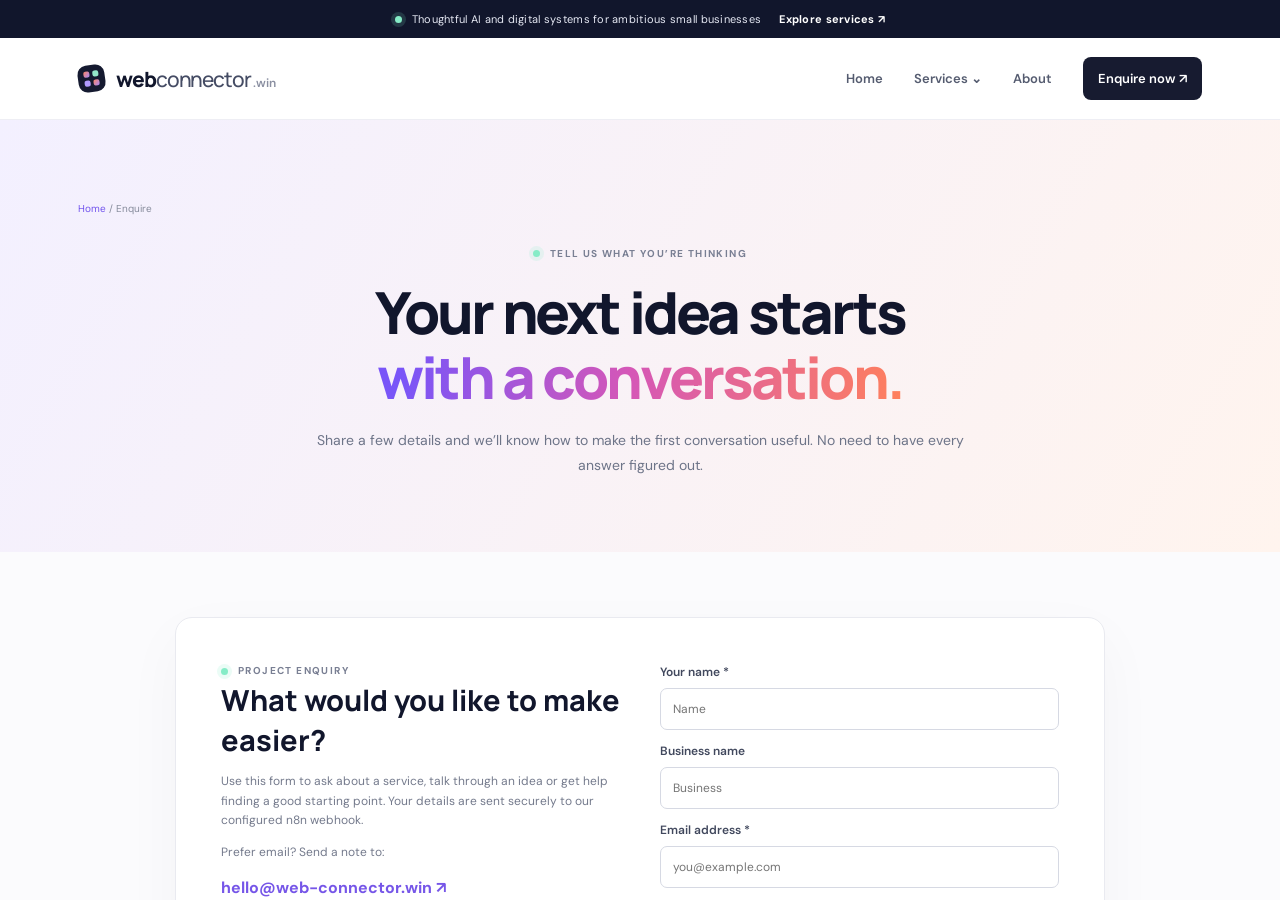
<file: contact.html>
<!doctype html><html lang="en-AU"><head><meta charset="utf-8"><meta name="viewport" content="width=device-width,initial-scale=1"><meta name="description" content="Contact Web Connector about websites, AI voice agents and small business automation."><title>Contact | Web Connector</title><meta http-equiv="refresh" content="0;url=enquiry.html"><link rel="canonical" href="https://web-connector.win/enquiry.html"><link rel="stylesheet" href="styles.css"></head><body><p style="margin:80px;text-align:center">Taking you to the <a href="enquiry.html">Web Connector enquiry form</a>…</p></body></html>
</file>
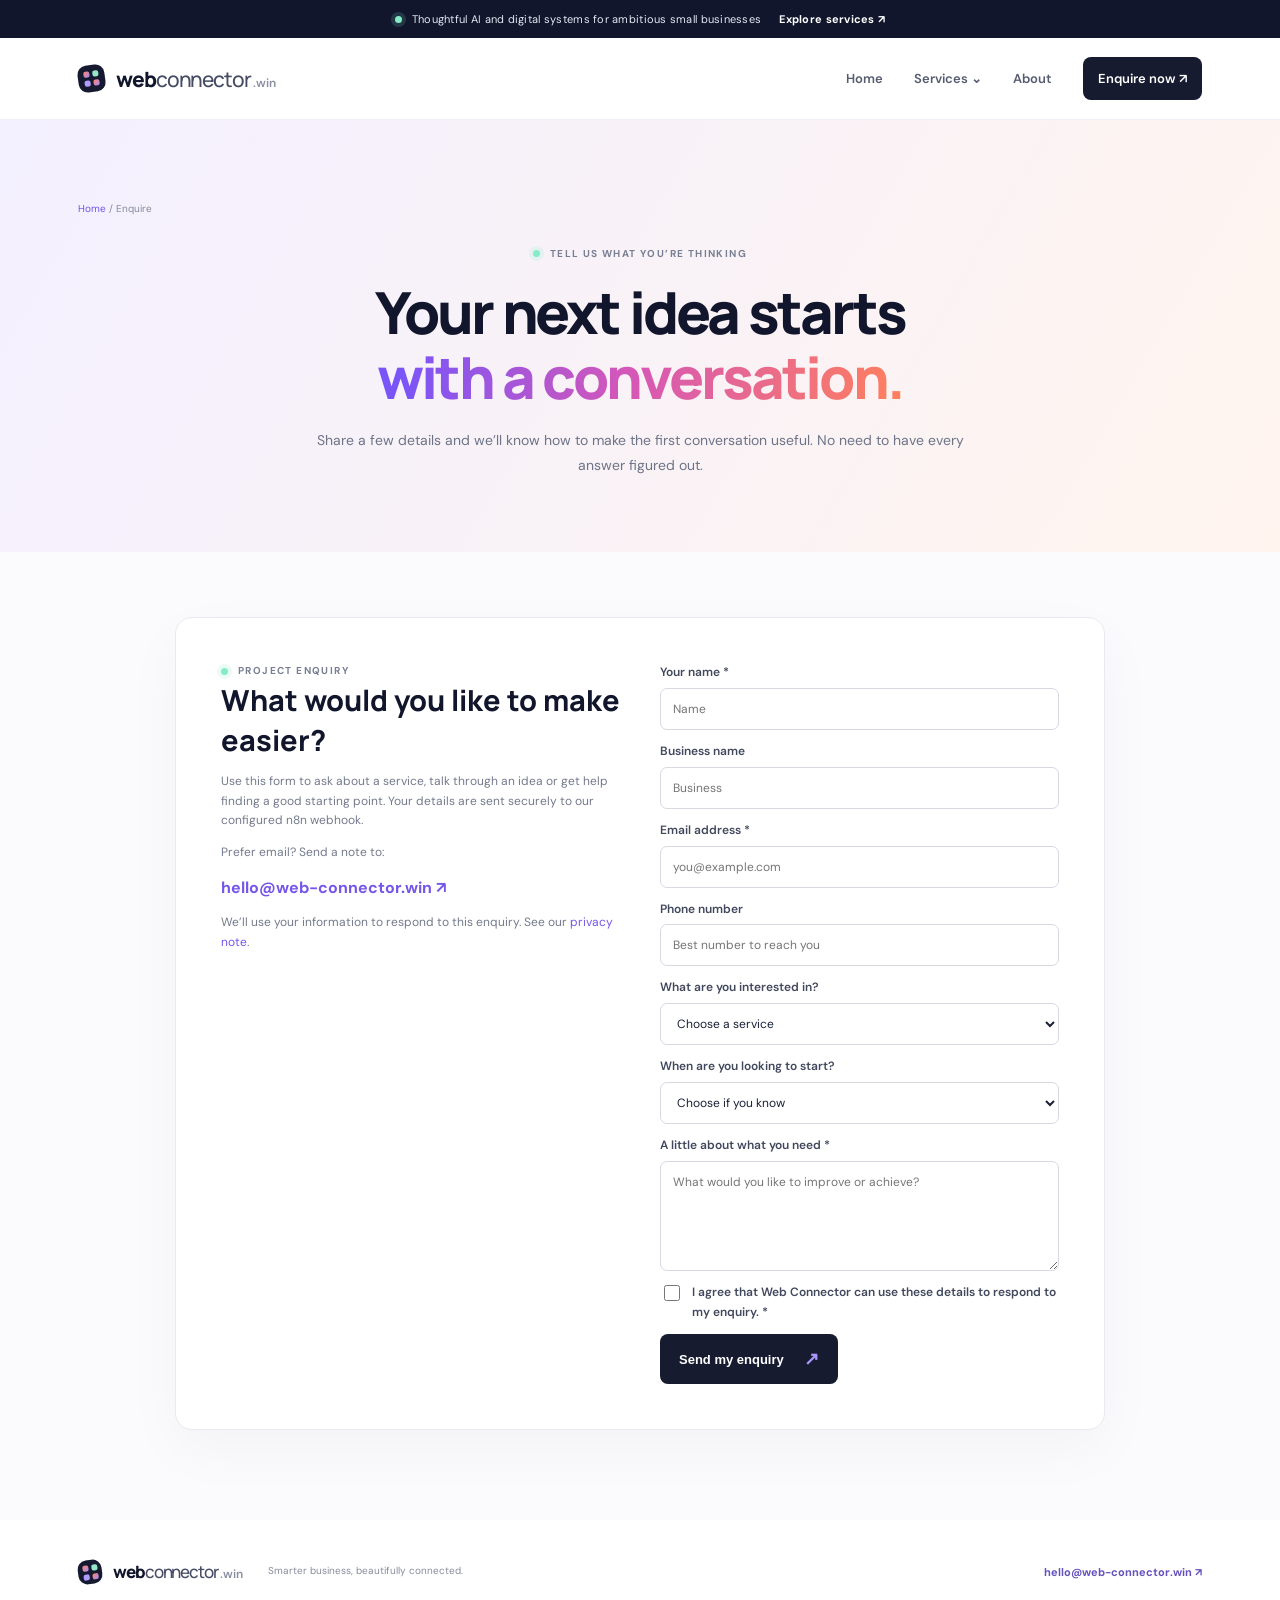
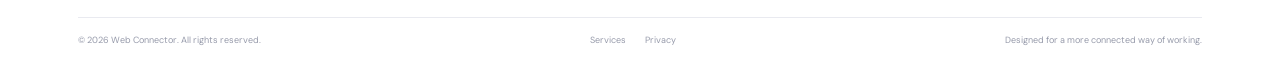
<file: enquiry.html>
<!doctype html><html lang="en-AU"><head><meta charset="utf-8"><meta name="viewport" content="width=device-width,initial-scale=1"><meta name="description" content="Tell Web Connector what you want to improve. Enquire about websites, AI voice agents and practical small business automation."><title>Enquire about a project | Web Connector</title><link rel="canonical" href="https://web-connector.win/enquiry.html"><link rel="stylesheet" href="styles.css"></head><body><div class="announcement"><span class="pulse"></span> Thoughtful AI and digital systems for ambitious small businesses <a href="services.html">Explore services ↗</a></div><header class="site-header"><a class="brand" href="index.html"><span class="brand-mark"><i></i><i></i><i></i><i></i></span><span>web<span class="brand-light">connector</span><small>.win</small></span></a><button class="menu-toggle" aria-label="Open menu" aria-expanded="false">☰</button><nav class="main-nav"><a href="index.html">Home</a><div class="nav-dropdown"><a href="services.html">Services ⌄</a><div class="dropdown-menu"><a href="services/ai-voice-agents.html">AI voice agents</a><a href="services/ai-receptionist.html">AI receptionist</a><a href="services/websites.html">Websites</a><a href="services/automation.html">Business automation</a><a href="services/workflows.html">AI workflows</a><a href="services/process-improvement.html">Process improvement</a></div></div><a href="about.html">About</a><a class="nav-cta" href="enquiry.html">Enquire now ↗</a></nav></header><main><section class="page-hero"><div class="breadcrumb"><a href="index.html">Home</a> / Enquire</div><div class="eyebrow"><span class="eyebrow-dot"></span> TELL US WHAT YOU’RE THINKING</div><h1>Your next idea starts<br><span class="gradient-text">with a conversation.</span></h1><p>Share a few details and we’ll know how to make the first conversation useful. No need to have every answer figured out.</p></section><section class="contact-panel"><div><div class="eyebrow"><span class="eyebrow-dot"></span> PROJECT ENQUIRY</div><h2>What would you like to make easier?</h2><p>Use this form to ask about a service, talk through an idea or get help finding a good starting point. Your details are sent securely to our configured n8n webhook.</p><p>Prefer email? Send a note to:</p><a href="mailto:hello@web-connector.win" style="font-weight:700;color:#7656e8">hello@web-connector.win ↗</a><p class="privacy-note">We’ll use your information to respond to this enquiry. See our <a href="privacy.html" style="color:#7656e8">privacy note</a>.</p></div><form class="contact-form" id="lead-form"><div class="form-field honeypot" aria-hidden="true"><label>Leave this blank<input name="website" tabindex="-1" autocomplete="off"></label></div><div class="form-field"><label for="lead-name">Your name *</label><input id="lead-name" name="name" autocomplete="name" required maxlength="100" placeholder="Name"></div><div class="form-field"><label for="lead-business">Business name</label><input id="lead-business" name="business" autocomplete="organization" maxlength="120" placeholder="Business"></div><div class="form-field"><label for="lead-email">Email address *</label><input id="lead-email" name="email" type="email" autocomplete="email" required maxlength="254" placeholder="you@example.com"></div><div class="form-field"><label for="lead-phone">Phone number</label><input id="lead-phone" name="phone" type="tel" autocomplete="tel" maxlength="40" placeholder="Best number to reach you"></div><div class="form-field"><label for="lead-service">What are you interested in?</label><select id="lead-service" name="service"><option value="">Choose a service</option><option>AI voice agents</option><option>AI receptionist</option><option>Website design</option><option>Business automation</option><option>AI workflows</option><option>Process improvement</option><option>Not sure yet</option></select></div><div class="form-field"><label for="lead-timing">When are you looking to start?</label><select id="lead-timing" name="timing"><option value="">Choose if you know</option><option>As soon as practical</option><option>In the next 1–3 months</option><option>In 3–6 months</option><option>Just exploring</option></select></div><div class="form-field full"><label for="lead-message">A little about what you need *</label><textarea id="lead-message" name="message" required maxlength="3000" placeholder="What would you like to improve or achieve?"></textarea></div><div class="form-field full"><label style="display:flex;gap:9px;align-items:flex-start"><input type="checkbox" name="consent" value="yes" required style="margin-top:2px"> I agree that Web Connector can use these details to respond to my enquiry. *</label></div><div class="form-submit"><button class="button button-primary" type="submit">Send my enquiry <span>↗</span></button><span class="form-status" role="status" aria-live="polite"></span></div></form></section></main><footer class="site-footer"><div class="footer-top"><a class="brand footer-brand" href="index.html"><span class="brand-mark"><i></i><i></i><i></i><i></i></span><span>web<span class="brand-light">connector</span><small>.win</small></span></a><p>Smarter business, beautifully connected.</p><div class="footer-contact"><a href="mailto:hello@web-connector.win">hello@web-connector.win ↗</a></div></div><div class="footer-bottom"><span>© <span data-year></span> Web Connector. All rights reserved.</span><div><a href="services.html">Services</a><a href="privacy.html">Privacy</a></div><span>Designed for a more connected way of working.</span></div></footer><script src="script.js" defer></script></body></html>
</file>
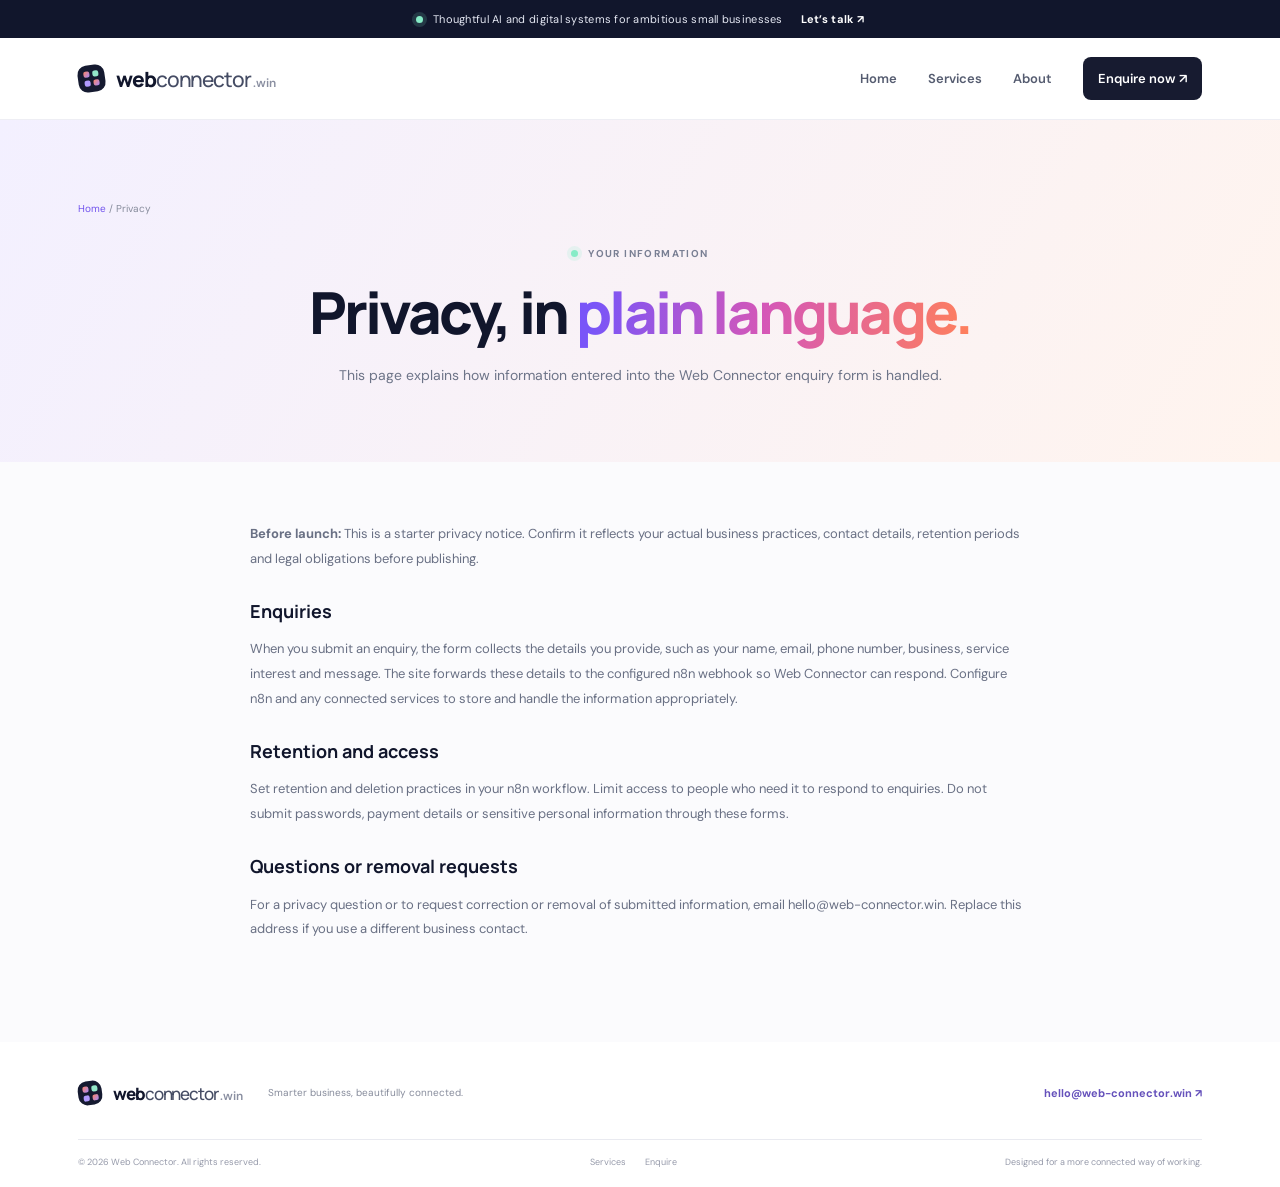
<file: privacy.html>
<!doctype html><html lang="en-AU"><head><meta charset="utf-8"><meta name="viewport" content="width=device-width,initial-scale=1"><meta name="description" content="Web Connector privacy information for enquiry form submissions."><title>Privacy | Web Connector</title><link rel="canonical" href="https://web-connector.win/privacy.html"><link rel="stylesheet" href="styles.css"></head><body><div class="announcement"><span class="pulse"></span> Thoughtful AI and digital systems for ambitious small businesses <a href="enquiry.html">Let’s talk ↗</a></div><header class="site-header"><a class="brand" href="index.html"><span class="brand-mark"><i></i><i></i><i></i><i></i></span><span>web<span class="brand-light">connector</span><small>.win</small></span></a><button class="menu-toggle" aria-label="Open menu" aria-expanded="false">☰</button><nav class="main-nav"><a href="index.html">Home</a><a href="services.html">Services</a><a href="about.html">About</a><a class="nav-cta" href="enquiry.html">Enquire now ↗</a></nav></header><main><section class="page-hero"><div class="breadcrumb"><a href="index.html">Home</a> / Privacy</div><div class="eyebrow"><span class="eyebrow-dot"></span> YOUR INFORMATION</div><h1>Privacy, in <span class="gradient-text">plain language.</span></h1><p>This page explains how information entered into the Web Connector enquiry form is handled.</p></section><article class="privacy-copy"><p><strong>Before launch:</strong> This is a starter privacy notice. Confirm it reflects your actual business practices, contact details, retention periods and legal obligations before publishing.</p><h2>Enquiries</h2><p>When you submit an enquiry, the form collects the details you provide, such as your name, email, phone number, business, service interest and message. The site forwards these details to the configured n8n webhook so Web Connector can respond. Configure n8n and any connected services to store and handle the information appropriately.</p><h2>Retention and access</h2><p>Set retention and deletion practices in your n8n workflow. Limit access to people who need it to respond to enquiries. Do not submit passwords, payment details or sensitive personal information through these forms.</p><h2>Questions or removal requests</h2><p>For a privacy question or to request correction or removal of submitted information, email <a href="mailto:hello@web-connector.win">hello@web-connector.win</a>. Replace this address if you use a different business contact.</p></article></main><footer class="site-footer"><div class="footer-top"><a class="brand footer-brand" href="index.html"><span class="brand-mark"><i></i><i></i><i></i><i></i></span><span>web<span class="brand-light">connector</span><small>.win</small></span></a><p>Smarter business, beautifully connected.</p><div class="footer-contact"><a href="mailto:hello@web-connector.win">hello@web-connector.win ↗</a></div></div><div class="footer-bottom"><span>© <span data-year></span> Web Connector. All rights reserved.</span><div><a href="services.html">Services</a><a href="enquiry.html">Enquire</a></div><span>Designed for a more connected way of working.</span></div></footer><script src="script.js" defer></script></body></html>
</file>
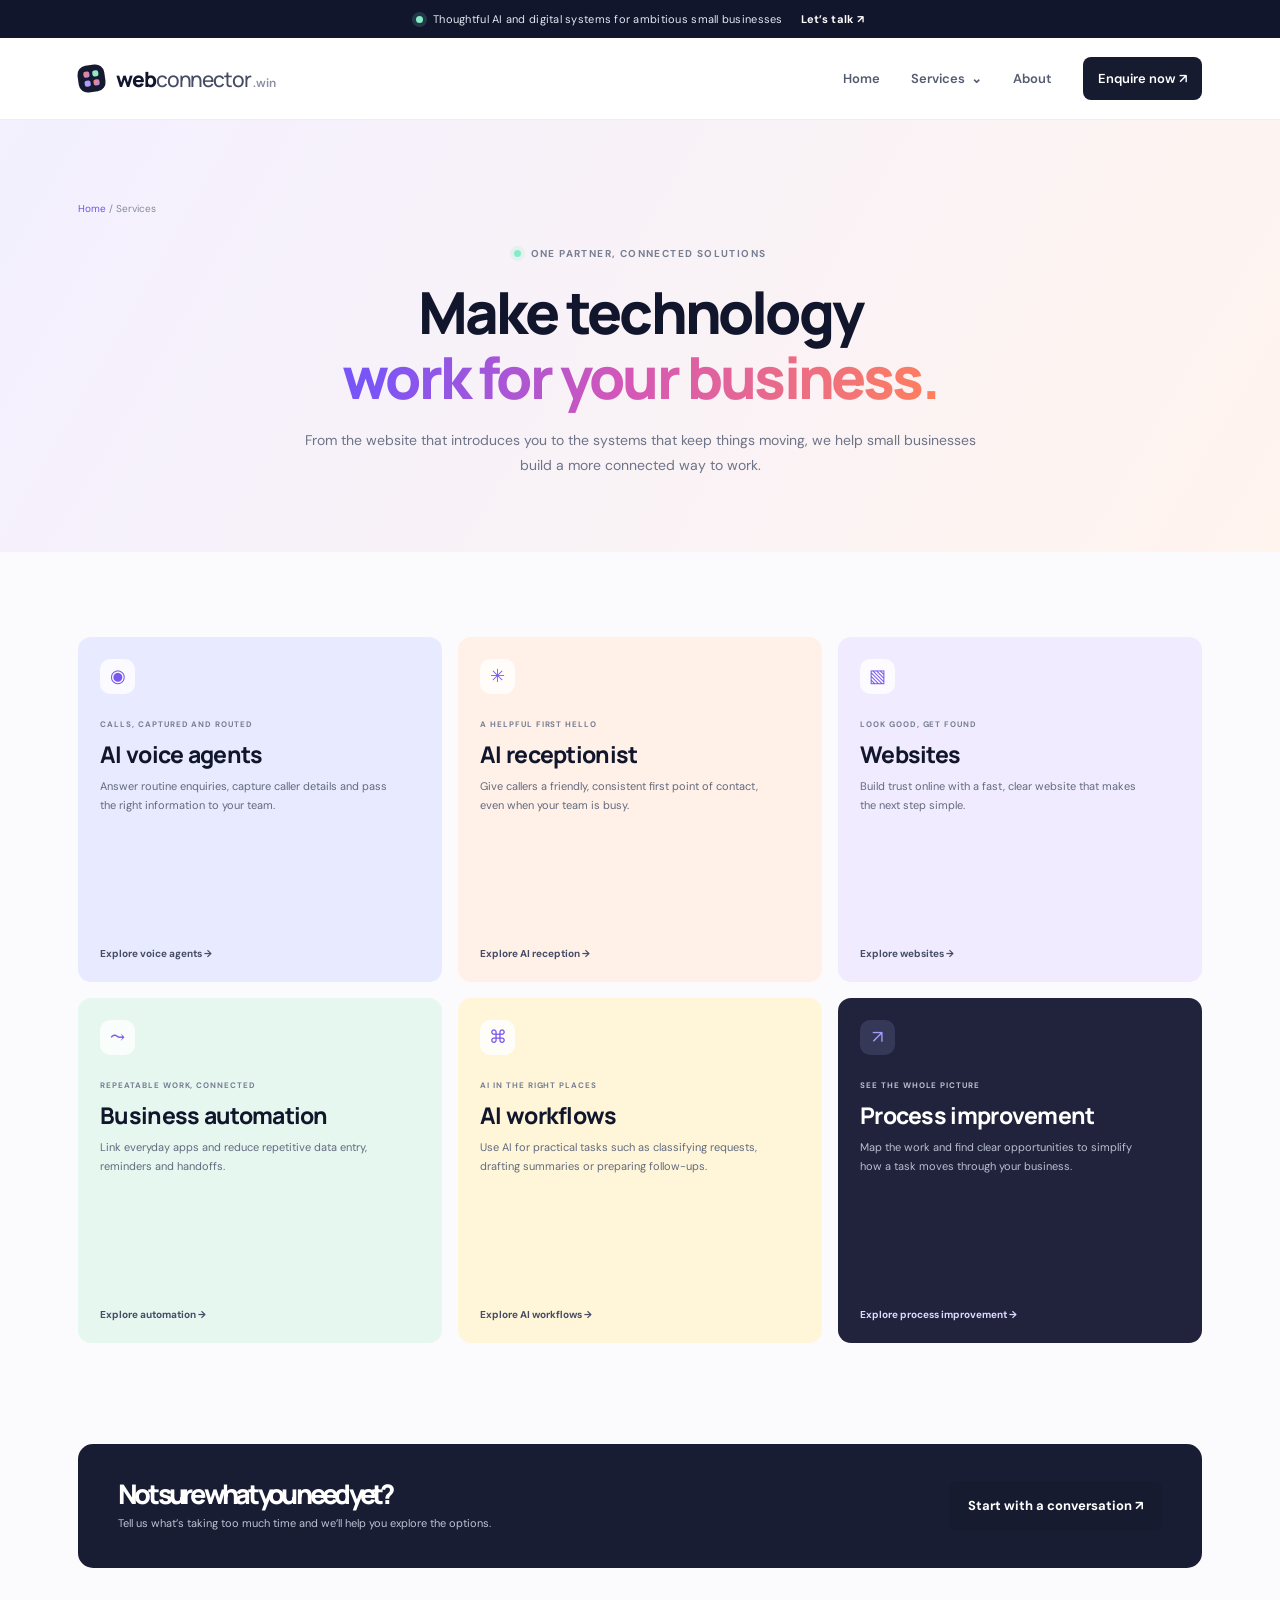
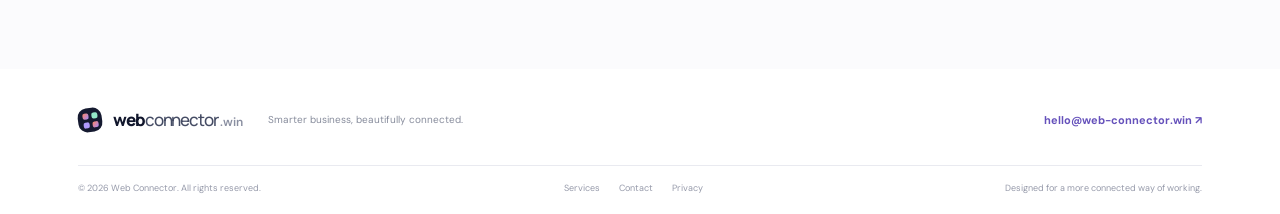
<file: services.html>
<!doctype html><html lang="en-AU"><head><meta charset="utf-8"><meta name="viewport" content="width=device-width,initial-scale=1"><meta name="description" content="Explore Web Connector services for small business: AI voice agents, AI receptionists, websites, workflows and business automation."><title>Services | Web Connector</title><link rel="canonical" href="https://web-connector.win/services.html"><link rel="stylesheet" href="styles.css"></head><body><div class="announcement"><span class="pulse"></span> Thoughtful AI and digital systems for ambitious small businesses <a href="contact.html">Let’s talk ↗</a></div><header class="site-header"><a class="brand" href="index.html"><span class="brand-mark"><i></i><i></i><i></i><i></i></span><span>web<span class="brand-light">connector</span><small>.win</small></span></a><button class="menu-toggle" aria-label="Open menu" aria-expanded="false">☰</button><nav class="main-nav"><a href="index.html">Home</a><div class="nav-dropdown"><a class="active" href="services.html">Services <span>⌄</span></a><div class="dropdown-menu"><a href="services/ai-voice-agents.html">AI voice agents</a><a href="services/ai-receptionist.html">AI receptionist</a><a href="services/websites.html">Websites</a><a href="services/automation.html">Business automation</a><a href="services/workflows.html">AI workflows</a><a href="services/process-improvement.html">Process improvement</a></div></div><a href="about.html">About</a><a class="nav-cta" href="enquiry.html">Enquire now ↗</a></nav></header><main><section class="page-hero"><div class="breadcrumb"><a href="index.html">Home</a> / Services</div><div class="eyebrow"><span class="eyebrow-dot"></span> ONE PARTNER, CONNECTED SOLUTIONS</div><h1>Make technology<br><span class="gradient-text">work for your business.</span></h1><p>From the website that introduces you to the systems that keep things moving, we help small businesses build a more connected way to work.</p></section><section class="section"><div class="service-grid"><a class="service-card card-blue" href="services/ai-voice-agents.html"><span class="service-icon">◉</span><span class="card-kicker">CALLS, CAPTURED AND ROUTED</span><h3>AI voice agents</h3><p>Answer routine enquiries, capture caller details and pass the right information to your team.</p><span class="card-link">Explore voice agents →</span></a><a class="service-card card-peach" href="services/ai-receptionist.html"><span class="service-icon">✳</span><span class="card-kicker">A HELPFUL FIRST HELLO</span><h3>AI receptionist</h3><p>Give callers a friendly, consistent first point of contact, even when your team is busy.</p><span class="card-link">Explore AI reception →</span></a><a class="service-card card-lilac" href="services/websites.html"><span class="service-icon">▧</span><span class="card-kicker">LOOK GOOD, GET FOUND</span><h3>Websites</h3><p>Build trust online with a fast, clear website that makes the next step simple.</p><span class="card-link">Explore websites →</span></a><a class="service-card card-mint" href="services/automation.html"><span class="service-icon">⤳</span><span class="card-kicker">REPEATABLE WORK, CONNECTED</span><h3>Business automation</h3><p>Link everyday apps and reduce repetitive data entry, reminders and handoffs.</p><span class="card-link">Explore automation →</span></a><a class="service-card card-yellow" href="services/workflows.html"><span class="service-icon">⌘</span><span class="card-kicker">AI IN THE RIGHT PLACES</span><h3>AI workflows</h3><p>Use AI for practical tasks such as classifying requests, drafting summaries or preparing follow-ups.</p><span class="card-link">Explore AI workflows →</span></a><a class="service-card card-dark" href="services/process-improvement.html"><span class="service-icon">↗</span><span class="card-kicker">SEE THE WHOLE PICTURE</span><h3>Process improvement</h3><p>Map the work and find clear opportunities to simplify how a task moves through your business.</p><span class="card-link">Explore process improvement →</span></a></div></section><section class="section" style="padding-top:0"><div class="page-cta"><div><h2>Not sure what you need yet?</h2><p>Tell us what’s taking too much time and we’ll help you explore the options.</p></div><a class="button button-primary" href="enquiry.html">Start with a conversation ↗</a></div></section></main><footer class="site-footer"><div class="footer-top"><a class="brand footer-brand" href="index.html"><span class="brand-mark"><i></i><i></i><i></i><i></i></span><span>web<span class="brand-light">connector</span><small>.win</small></span></a><p>Smarter business, beautifully connected.</p><div class="footer-contact"><a href="mailto:hello@web-connector.win">hello@web-connector.win ↗</a></div></div><div class="footer-bottom"><span>© <span data-year></span> Web Connector. All rights reserved.</span><div><a href="services.html">Services</a><a href="contact.html">Contact</a><a href="privacy.html">Privacy</a></div><span>Designed for a more connected way of working.</span></div></footer><script src="script.js" defer></script></body></html>
</file>
<file: styles.css>
@import url('https://fonts.googleapis.com/css2?family=DM+Sans:wght@400;500;600;700&family=Manrope:wght@400;500;600;700;800&display=swap');
:root{--ink:#11162c;--muted:#687086;--purple:#7856f6;--coral:#ff795d;--mint:#b6eddb;--line:#e9eaf0;--paper:#fbfbfd;--font:'DM Sans',sans-serif;--display:'Manrope',sans-serif}*{box-sizing:border-box}html{scroll-behavior:smooth}body{margin:0;background:var(--paper);color:var(--ink);font-family:var(--font);font-size:16px;line-height:1.65}a{color:inherit;text-decoration:none}.announcement{height:38px;background:#11162c;color:#e5e8f3;display:flex;justify-content:center;align-items:center;gap:10px;font-size:11px;letter-spacing:.025em}.announcement>a{color:#fff;margin-left:8px;font-weight:700}.announcement>a span{color:#ff9a7d}.pulse,.eyebrow-dot{width:7px;height:7px;border-radius:50%;background:#86ecc7;display:inline-block;box-shadow:0 0 0 4px #86ecc729}.site-header{height:82px;display:flex;align-items:center;justify-content:space-between;padding:0 max(calc((100vw - 1240px)/2),6.1%);background:#fff;position:relative;z-index:5;border-bottom:1px solid #eeeef4}.brand{display:flex;gap:11px;align-items:center;font:800 21px var(--display);letter-spacing:-1.1px}.brand-light{font-weight:500;color:#454c64}.brand small{font:600 12px var(--font);color:#8a8fa1;letter-spacing:0;margin-left:2px}.brand-mark{width:27px;height:27px;border-radius:9px;background:#151a30;display:grid;grid-template-columns:repeat(2,6px);grid-template-rows:repeat(2,6px);gap:3px;align-content:center;justify-content:center;transform:rotate(-8deg)}.brand-mark i{border-radius:2px;background:linear-gradient(135deg,#ff8664,#a48afc)}.brand-mark i:nth-child(2){background:#94e8c9}.brand-mark i:nth-child(3){background:#b19bff}.main-nav{height:100%;display:flex;gap:31px;align-items:center;font-size:13px;font-weight:600;color:#555c70}.main-nav>a:not(.nav-cta):hover,.nav-dropdown>a:hover{color:var(--purple)}.nav-dropdown{height:100%;display:flex;align-items:center;position:relative}.nav-dropdown>a span{padding-left:3px}.dropdown-menu{display:none;position:absolute;top:65px;left:-20px;width:225px;padding:10px;background:#fff;border:1px solid var(--line);border-radius:14px;box-shadow:0 18px 45px #11162c15}.nav-dropdown:hover .dropdown-menu,.nav-dropdown:focus-within .dropdown-menu{display:block}.dropdown-menu a{display:block;padding:9px 11px;border-radius:8px}.dropdown-menu a:hover{background:#f4f1ff;color:var(--purple)}.nav-cta{padding:11px 15px;border-radius:8px;background:#171b30;color:#fff}.nav-cta span{color:#a996ff;margin-left:6px}.menu-toggle{display:none;border:0;background:none;font-size:24px}.hero{max-width:1240px;margin:auto;padding:76px 0 68px;display:grid;grid-template-columns:1fr 1.03fr;align-items:center;gap:50px;min-height:630px}.hero-copy{padding:0 0 8px 0}.eyebrow{font-size:10px;letter-spacing:.14em;font-weight:700;color:#797f93;display:flex;gap:10px;align-items:center}.hero .eyebrow-dot{background:var(--coral);box-shadow:0 0 0 4px #ff795d20}.hero h1,.section h2,.final-cta h2,.testimonial-content h2{font:800 clamp(46px,5.1vw,68px)/1.08 var(--display);letter-spacing:-3.6px;margin:26px 0 19px}.gradient-text{background:linear-gradient(95deg,#7955f8 5%,#d557b7 48%,#ff805b 100%);color:transparent;background-clip:text}.hero-lede{max-width:510px;font-size:17px;line-height:1.75;color:#687086}.hero-actions{display:flex;align-items:center;gap:26px;margin-top:30px}.button{display:inline-flex;align-items:center;gap:20px;border-radius:8px;padding:14px 19px;font-size:13px;font-weight:700;transition:transform .2s,box-shadow .2s}.button:hover{transform:translateY(-2px);box-shadow:0 10px 25px #11162c1a}.button-primary{background:#171b30;color:#fff}.button-primary span{color:#a995ff;font-size:18px}.text-link{font-size:12px;font-weight:700;color:#333a51}.play-icon{font-size:10px;color:var(--purple);margin-right:6px}.hero-proof{display:flex;align-items:center;margin-top:42px}.avatar-stack{display:flex;margin-right:12px}.avatar-stack span{width:29px;height:29px;border-radius:50%;border:2px solid var(--paper);margin-left:-7px;background:#f9b8a3;display:grid;place-items:center;font-size:7px;font-weight:800;color:#3c315e}.avatar-stack span:first-child{margin-left:0;background:#c7bcff}.avatar-stack span:last-child{background:#a5e8d1}.hero-proof strong,.hero-proof small{display:block}.hero-proof strong{font-size:10px}.hero-proof small{font-size:9px;color:#9095a6}.proof-divider{height:28px;width:1px;background:#dfe1e9;margin:0 18px}.proof-pill{font-size:9px;color:#6d7285}.sparkle{font-size:14px;color:#f5a250;margin-right:4px}.hero-visual{height:480px;position:relative;border-radius:28px;overflow:visible;background:#eee9fc}.hero-photo{position:absolute;inset:0;border-radius:28px;background-image:url('https://images.unsplash.com/photo-1552664730-d307ca884978?auto=format&fit=crop&w=1300&q=90');background-size:cover;background-position:center}.photo-wash{position:absolute;inset:0;border-radius:28px;background:linear-gradient(135deg,#26233c1a,#7354ec45 74%,#ff9a7133)}.floating-card{position:absolute;background:#fff;border:1px solid #ffffffad;box-shadow:0 16px 38px #201d3840;border-radius:13px;padding:13px;display:flex;align-items:center;gap:10px}.voice-card{top:56px;left:-36px}.flow-card{bottom:63px;right:-25px}.mini-icon{width:34px;height:34px;border-radius:10px;display:grid;place-items:center;font-size:18px}.mini-icon.coral{background:#fff0ec;color:#fc785d}.mini-icon.violet{background:#f0edff;color:#7555f4}.floating-card small{display:block;font-size:8px;font-weight:700;letter-spacing:.1em;color:#9397a6}.floating-card strong{display:block;font-size:11px;margin-top:2px}.status-dot{height:7px;width:7px;background:#75d8b2;border-radius:50%;margin-left:6px}.flow-bars{display:flex;align-items:center;gap:3px;height:18px;margin-left:8px}.flow-bars i{display:block;width:3px;height:6px;background:#8768f2;border-radius:4px}.flow-bars i:nth-child(2),.flow-bars i:nth-child(4){height:14px}.flow-bars i:nth-child(3){height:10px}.visual-tag{position:absolute;bottom:20px;left:19px;color:#fff;text-shadow:0 2px 6px #0008;font-weight:600;font-size:10px}.visual-tag span{color:#ffd27a;margin-right:5px}.orbit{position:absolute;border:1px solid #fff6;border-radius:50%;pointer-events:none}.orbit-one{width:250px;height:250px;top:114px;right:54px}.orbit-two{width:350px;height:350px;top:64px;right:4px}.logo-strip{display:flex;align-items:center;justify-content:center;gap:65px;padding:23px 6%;background:#fff;border-top:1px solid var(--line);border-bottom:1px solid var(--line)}.logo-strip>span{font-size:9px;letter-spacing:.14em;color:#969aaa;font-weight:700}.logo-strip div{display:flex;align-items:center;gap:37px;color:#72788a;font:700 10px var(--display);letter-spacing:.11em}.logo-strip i{height:4px;width:4px;border-radius:50%;background:#c0c3ce}.section{max-width:1240px;margin:auto;padding:106px 0}.section-heading{display:flex;align-items:end;justify-content:space-between;margin-bottom:39px}.section-heading h2,.split-copy h2{font-size:46px;letter-spacing:-2.1px;margin:17px 0 0}.muted-heading{color:#a2a6b4}.section-heading>p{width:345px;color:#70768a;font-size:13px;line-height:1.8;margin:0 6px 3px 25px}.service-grid{display:grid;grid-template-columns:repeat(3,1fr);gap:16px}.service-card{height:345px;border-radius:13px;padding:22px 22px 18px;position:relative;overflow:hidden;isolation:isolate;transition:transform .22s,box-shadow .22s}.service-card:hover{transform:translateY(-5px);box-shadow:0 15px 35px #25223c17}.card-blue{background:#e8eaff}.card-peach{background:#fff0e8}.card-lilac{background:#f0ebff}.card-mint{background:#e5f7ef}.card-yellow{background:#fff6d9}.card-dark{background:#20233b;color:#fff}.service-top{display:flex;justify-content:space-between;align-items:center}.service-icon{height:35px;width:35px;border-radius:10px;background:#ffffffc9;display:grid;place-items:center;font-size:18px;color:#7858ef}.card-dark .service-icon{background:#353957;color:#a99aff}.card-arrow{font-size:16px;color:#737a8e;transition:transform .2s}.service-card:hover .card-arrow{transform:translate(3px,-3px)}.card-kicker{display:block;font-size:8px;letter-spacing:.12em;font-weight:700;color:#777e94;margin-top:24px}.service-card h3{font:750 23px var(--display);letter-spacing:-.7px;margin:7px 0}.service-card p{font-size:11px;line-height:1.68;color:#626a7e;max-width:290px;margin:0}.card-dark p,.card-dark .card-kicker{color:#b9bfd0}.card-link{position:absolute;bottom:20px;left:22px;z-index:2;font-size:10px;font-weight:700;color:#454c66}.card-dark .card-link{color:#ddd9ff}.card-link b{font-size:15px;margin-left:6px;color:#7755ef}.card-art{position:absolute;right:0;bottom:0;z-index:-1}.voice-art{width:140px;height:110px}.voice-orb{position:absolute;right:30px;bottom:-28px;width:105px;height:105px;border-radius:50%;background:linear-gradient(140deg,#a3a7ff,#795cf4);box-shadow:inset 0 0 22px #fff9;color:#fff;display:grid;place-items:center;font-size:27px}.wave{position:absolute;z-index:1;right:38px;bottom:21px;display:flex;gap:3px;align-items:center}.wave i{width:2px;height:14px;border-radius:3px;background:#fff}.wave i:nth-child(odd){height:7px}.wave i:nth-child(3n){height:20px}.reception-art{width:165px;height:116px}.chat-bubble{position:absolute;right:22px;bottom:24px;background:white;border-radius:12px 12px 2px 12px;padding:12px 16px;font-size:10px;line-height:1.55;color:#636b7e;box-shadow:0 8px 20px #7b503322;transform:rotate(-5deg)}.chat-bubble span{color:#fc916e}.web-art{width:165px;height:125px}.browser-card{position:absolute;bottom:-3px;right:17px;width:132px;height:95px;border-radius:9px 9px 0 0;background:#fff;box-shadow:0 8px 18px #66499920;transform:rotate(-5deg);overflow:hidden}.browser-dots{height:18px;background:#faf9fc;color:#fb9a7d;font-size:7px;padding:2px 9px;letter-spacing:1px}.browser-content{padding:8px 10px}.browser-content span{display:block;width:53px;height:6px;background:#9d8af8;margin-bottom:8px;border-radius:4px}.browser-content i{display:block;width:102px;height:4px;background:#eceaf2;margin-bottom:5px;border-radius:4px}.browser-content b{display:block;width:33px;height:12px;border-radius:4px;background:#ff9a79;margin-top:8px}.automation-art{width:165px;height:110px}.node{position:absolute;width:31px;height:31px;border-radius:9px;background:#fff;box-shadow:0 6px 16px #3e806522;display:grid;place-items:center;color:#5f76d8;font-size:14px}.node.n1{right:100px;bottom:20px}.node.n2{right:59px;bottom:54px;background:#b0edd4}.node.n3{right:18px;bottom:16px;background:#fff0d8;color:#ec9958}.node-line{position:absolute;width:95px;height:43px;border-top:1px solid #85c8af;border-right:1px solid #85c8af;right:41px;bottom:38px;border-radius:0 16px 0 0;transform:skewY(-19deg)}.workflow-art{width:180px;height:105px}.workflow-box{position:absolute;right:15px;bottom:25px;background:#fff;border:1px solid #f3d875;padding:10px 13px;border-radius:9px;box-shadow:0 7px 16px #9b82141a;font-size:9px;color:#7c7681}.workflow-box b{color:#e5a94f;margin:0 4px}.process-art{width:142px;height:125px}.process-ring{position:absolute;right:-13px;bottom:-34px;width:124px;height:124px;border-radius:50%;border:1px solid #ffffff3d;display:grid;place-items:center;font:700 13px var(--display);color:#c7c1ff}.process-ring:before,.process-ring:after{content:'';position:absolute;border:1px solid #ffffff28;border-radius:50%;inset:12px}.process-ring:after{inset:27px}.center-cta{text-align:center;margin-top:31px}.button-dark{background:#171b30;color:#fff;padding:13px 18px}.button-dark span{color:#a995ff}.split-section{display:grid;grid-template-columns:1fr 1fr;gap:94px;align-items:center;padding-top:39px}.split-image{height:430px;border-radius:17px;position:relative}.split-image img,.testimonial-visual img{width:100%;height:100%;object-fit:cover;border-radius:17px}.split-image:after{content:'';position:absolute;inset:0;border-radius:17px;background:linear-gradient(135deg,#7154f322,#ff946326)}.image-note{position:absolute;z-index:1;right:-26px;bottom:24px;background:#fff;border-radius:11px;padding:14px 17px;display:flex;align-items:center;gap:11px;box-shadow:0 9px 30px #27234124;font-size:10px;line-height:1.55;color:#73798c}.image-note span{font-size:22px;color:#835ff0}.image-note b{font-size:11px;color:#262d43}.split-copy h2{font-size:47px;margin:18px 0}.split-copy>p{font-size:13px;line-height:1.9;color:#73798b;max-width:440px}.check-list{list-style:none;padding:0;margin:24px 0 25px}.check-list li{font-size:11px;font-weight:600;margin:12px 0;color:#43495e}.check-list span{display:inline-grid;place-items:center;width:20px;height:20px;border-radius:50%;background:#e6f7ef;color:#45a77f;font-size:11px;margin-right:8px}.dark-link{display:inline-block}.dark-link b{color:var(--purple);margin-left:5px}.process-section{padding-top:51px;padding-bottom:105px}.centered{display:block;text-align:center}.centered .eyebrow{justify-content:center}.centered h2{font-size:44px;margin:17px 0}.centered>p{max-width:490px;margin:0 auto;color:#7a8091;font-size:12px}.steps{display:grid;grid-template-columns:repeat(4,1fr);gap:18px;margin-top:45px}.steps article{padding:22px 21px;border-top:1px solid #e2e3eb;position:relative}.step-no{font-size:9px;letter-spacing:.1em;color:#9ca1b0;font-weight:700}.step-icon{width:43px;height:43px;border-radius:12px;display:grid;place-items:center;font-size:19px;margin:20px 0 13px}.step-purple{background:#efebff;color:#835eff}.step-orange{background:#fff0e8;color:#fc865e}.step-blue{background:#e9efff;color:#5b7be8}.step-green{background:#e6f7f0;color:#4da988}.steps h3{font:700 18px var(--display);margin:0 0 8px}.steps p{font-size:11px;line-height:1.8;color:#737a8c;margin:0}.testimonial-feature{min-height:445px;background:#191d34;color:#fff;display:grid;grid-template-columns:1fr 1fr;overflow:hidden}.testimonial-visual{position:relative;min-height:445px}.testimonial-visual img{border-radius:0;filter:brightness(.74);}.testimonial-visual:after{content:'';position:absolute;inset:0;background:linear-gradient(90deg,#171b30 0%,#171b3050 46%,transparent 100%)}.quote-mark{position:absolute;top:31px;right:32px;width:65px;height:65px;border-radius:50%;background:#ff886c;color:#fff;font:700 53px Georgia;display:grid;place-items:center;z-index:1}.testimonial-content{padding:69px 8vw 56px 49px;align-self:center;max-width:580px}.light-eyebrow{color:#b5b8ca}.testimonial-content .eyebrow-dot{background:#9b84ff;box-shadow:0 0 0 4px #9b84ff2e}.testimonial-content h2{font-size:47px;letter-spacing:-2px;margin:21px 0 14px}.testimonial-content h2 span{color:#aca4ff}.testimonial-content p{color:#c1c4d1;font-size:12px;line-height:1.9;max-width:380px;margin-bottom:22px}.button-outline{border:1px solid #ffffff4b;color:#fff;padding:12px 15px}.button-outline span{color:#b7aaff}.subtle-link{display:block;font-size:10px;color:#bbb6df;margin-top:16px}.final-cta{padding:99px 20px 93px;text-align:center;position:relative;overflow:hidden;background:#f2efff}.final-cta .eyebrow{justify-content:center}.final-cta .eyebrow-dot{background:#875ffc;box-shadow:0 0 0 4px #875ffc24}.final-cta h2{font-size:54px;margin:17px 0}.final-cta h2 span{color:#825cf7}.final-cta p{font-size:12px;color:#747a8d;max-width:410px;margin:0 auto 23px}.final-cta small{display:block;font-size:9px;color:#8b90a0;margin-top:13px}.cta-orb{position:absolute;border-radius:50%;filter:blur(1px);opacity:.55}.orb-a{height:240px;width:240px;background:radial-gradient(circle,#d9ccff,transparent 70%);top:-90px;left:8%}.orb-b{height:280px;width:280px;background:radial-gradient(circle,#ffd8c8,transparent 70%);bottom:-120px;right:8%}.site-footer{background:#fff;padding:33px max(calc((100vw - 1240px)/2),6.1%) 18px}.footer-top{display:flex;align-items:center;gap:25px;padding-bottom:27px;border-bottom:1px solid var(--line)}.footer-brand{font-size:17px}.footer-brand .brand-mark{width:24px;height:24px}.footer-top>p{font-size:10px;color:#878c9c}.footer-contact{margin-left:auto;font-size:11px;font-weight:700}.footer-contact a{color:#6551bb}.footer-bottom{display:flex;align-items:center;justify-content:space-between;padding-top:15px;color:#969aaa;font-size:9px}.footer-bottom div{display:flex;gap:19px}.footer-bottom a:hover{color:#7656eb}
/* Inner pages */
.page-hero{padding:81px 6.1% 74px;background:linear-gradient(120deg,#f3f0ff,#fff4ee 100%);text-align:center}.page-hero .eyebrow{justify-content:center}.page-hero h1{font:800 clamp(39px,5vw,58px)/1.12 var(--display);letter-spacing:-2.8px;margin:18px 0}.page-hero p{max-width:680px;margin:0 auto;color:#6d7488;font-size:14px;line-height:1.8}.breadcrumb{font-size:10px;color:#868b9b;text-align:left;max-width:1240px;margin:0 auto 28px}.breadcrumb a{color:#7254ed}.page-section{max-width:1040px;margin:0 auto;padding:67px 0}.page-section h2{font:750 31px var(--display);letter-spacing:-1.1px}.page-section p{color:#697084;font-size:14px;line-height:1.85}.feature-layout{display:grid;grid-template-columns:1fr 1fr;gap:44px;align-items:center}.feature-photo{height:355px;border-radius:16px;overflow:hidden}.feature-photo img{width:100%;height:100%;object-fit:cover}.feature-list{padding:0;list-style:none}.feature-list li{padding:12px 0;border-bottom:1px solid var(--line);font-size:13px}.feature-list li:before{content:'✦';color:#8860f3;margin-right:11px}.faq-grid{display:grid;grid-template-columns:1fr 1fr;gap:14px}.faq-item{padding:21px;background:#f3f1fb;border-radius:11px}.faq-item h3{font:700 15px var(--display);margin:0 0 7px}.faq-item p{font-size:12px;margin:0}.page-cta{background:#191d34;color:#fff;border-radius:15px;padding:35px 40px;display:flex;justify-content:space-between;align-items:center;margin:16px 0}.page-cta h2{margin:0;font-size:27px}.page-cta p{color:#c0c3d2;font-size:11px;margin:6px 0 0}.testimonials-wrap{max-width:1020px;margin:0 auto;padding:65px 0 90px}.testimonial-empty{padding:34px;border:1px dashed #c8c1eb;border-radius:15px;background:#f8f6ff;text-align:center;margin-bottom:42px}.testimonial-empty .empty-icon{width:44px;height:44px;border-radius:13px;background:#eae4ff;color:#7958ed;display:grid;place-items:center;margin:0 auto 14px;font-size:20px}.testimonial-empty h2{font:700 22px var(--display);margin:0 0 8px}.testimonial-empty p{font-size:12px;color:#747b8e;max-width:550px;margin:0 auto}.testimonial-list{display:grid;grid-template-columns:repeat(2,1fr);gap:14px;margin-bottom:50px}.testimonial-item{background:#fff;border:1px solid var(--line);padding:22px;border-radius:12px}.testimonial-item .stars{color:#e7a344;letter-spacing:3px;font-size:12px}.testimonial-item blockquote{font:500 14px/1.8 var(--display);margin:12px 0;color:#3b4257}.testimonial-item cite{font-style:normal;font-size:10px;color:#868b9c}.form-panel{background:#191d34;border-radius:17px;padding:38px 42px;color:#fff;display:grid;grid-template-columns:.78fr 1.22fr;gap:38px}.form-intro .eyebrow{color:#c3c4d4}.form-intro h2{font:750 31px/1.2 var(--display);letter-spacing:-1px;margin:17px 0 12px}.form-intro p{font-size:12px;color:#c1c4d3;line-height:1.8}.form-intro .privacy-note{font-size:10px;color:#9da2b5}.testimonial-form{display:grid;grid-template-columns:1fr 1fr;gap:13px}.form-field{display:flex;flex-direction:column;gap:5px}.form-field.full{grid-column:1/-1}.form-field label{font-size:10px;font-weight:600;color:#e3e4ed}.form-field input,.form-field select,.form-field textarea{border:1px solid #42465d;border-radius:7px;background:#252a43;color:#fff;padding:11px 12px;font:12px var(--font);outline:0}.form-field input:focus,.form-field select:focus,.form-field textarea:focus{border-color:#a18aff;box-shadow:0 0 0 3px #9075f52e}.form-field textarea{min-height:116px;resize:vertical}.form-field select option{color:#151a30}.form-field .hint{font-size:9px;color:#aeb2c2}.form-submit{grid-column:1/-1;display:flex;align-items:center;gap:14px}.form-submit button{border:0;cursor:pointer}.form-status{font-size:10px;color:#a6edcc}.form-status.error{color:#ffad98}.honeypot{position:absolute;left:-10000px;width:1px;height:1px;overflow:hidden}.notice-box{font-size:10px;color:#c5c8d5;background:#252a43;padding:10px;border-radius:7px;grid-column:1/-1}.contact-panel{max-width:930px;margin:65px auto 90px;padding:45px;background:#fff;border:1px solid var(--line);border-radius:17px;display:grid;grid-template-columns:1fr 1fr;gap:40px;box-shadow:0 20px 60px #171b3009}.contact-panel h2{font:750 29px var(--display);margin:0}.contact-panel p{font-size:12px;color:#747a8c}.contact-details a{display:block;margin-top:17px;font-weight:700;color:#7656e8;font-size:13px}.contact-form{display:grid;gap:12px}.contact-form input,.contact-form textarea{border:1px solid #e1e3eb;border-radius:7px;padding:12px;font:12px var(--font)}.contact-form textarea{min-height:110px}.contact-form button{border:0;cursor:pointer;justify-self:start}.about-banner{max-width:1070px;margin:70px auto;display:grid;grid-template-columns:1fr 1fr;gap:42px;align-items:center}.about-banner img{width:100%;height:360px;object-fit:cover;border-radius:15px}.about-banner h2{font:750 34px var(--display);letter-spacing:-1.4px}.about-banner p{color:#73798c;font-size:13px;line-height:1.85}.privacy-copy{max-width:820px;margin:60px auto 100px;padding:0 20px}.privacy-copy h2{font:700 18px var(--display);margin-top:27px}.privacy-copy p{color:#697084;font-size:13px;line-height:1.9}.demo-banner{display:none;background:#fff0c6;color:#674a00;padding:9px;text-align:center;font-size:10px;font-weight:700}.demo-mode .demo-banner{display:block}
@media(max-width:1320px){.hero,.section{margin-left:6.1%;margin-right:6.1%}.hero{padding-top:58px}.section{padding-top:85px;padding-bottom:85px}.split-section{gap:60px}.testimonials-wrap,.page-section,.about-banner{margin-left:6.1%;margin-right:6.1%}}
@media(max-width:850px){.announcement{font-size:9px}.site-header{height:70px}.menu-toggle{display:block}.main-nav{display:none;position:absolute;left:0;right:0;top:69px;height:auto;padding:15px 6% 22px;background:#fff;border-bottom:1px solid var(--line);align-items:stretch;gap:3px;flex-direction:column}.main-nav.open{display:flex}.main-nav>a,.nav-dropdown>a{padding:10px}.nav-dropdown{height:auto;display:block}.dropdown-menu{position:static;width:auto;box-shadow:none;border:0;padding-left:15px}.hero{grid-template-columns:1fr;gap:35px;padding:58px 0}.hero-copy{max-width:650px}.hero-visual{height:390px;margin:0 13px}.hero h1{font-size:57px}.logo-strip{gap:20px;flex-direction:column}.logo-strip div{gap:18px;flex-wrap:wrap;justify-content:center}.section-heading{display:block}.section-heading>p{margin:17px 0 0;width:auto;max-width:520px}.service-grid{grid-template-columns:repeat(2,1fr)}.split-section{grid-template-columns:1fr;gap:42px}.split-image{max-width:570px}.split-copy{max-width:600px}.testimonial-feature{grid-template-columns:1fr}.testimonial-visual{min-height:330px}.testimonial-content{padding:47px 8% 55px}.steps{grid-template-columns:repeat(2,1fr)}.footer-bottom{gap:12px;flex-wrap:wrap}.form-panel{grid-template-columns:1fr}.form-intro{max-width:580px}.page-section{padding:50px 0}.about-banner{grid-template-columns:1fr}}
@media(max-width:560px){.announcement{height:auto;min-height:36px;padding:5px 10px;text-align:center;font-size:8px;gap:7px}.announcement>a{white-space:nowrap;margin-left:0}.brand{font-size:18px}.hero{margin:0 6%;padding:49px 0}.hero h1{font-size:49px;letter-spacing:-2.8px}.hero-lede{font-size:14px}.hero-actions{align-items:flex-start;flex-direction:column;gap:16px}.hero-proof{margin-top:30px}.proof-divider,.proof-pill{display:none}.hero-visual{height:300px;margin:0 10px}.voice-card{left:-11px;top:35px}.flow-card{right:-11px;bottom:35px}.orbit-one{width:180px;height:180px;top:70px;right:38px}.orbit-two{width:260px;height:260px;top:30px;right:-5px}.section{margin-left:6%;margin-right:6%;padding:65px 0}.section-heading h2,.split-copy h2{font-size:37px;letter-spacing:-1.7px}.service-grid{grid-template-columns:1fr}.service-card{height:320px}.split-image{height:300px}.image-note{right:-8px}.steps{grid-template-columns:1fr;gap:7px}.steps article{padding:19px 14px}.step-icon{margin:13px 0}.process-section{padding-top:35px}.centered h2{font-size:36px}.testimonial-visual{min-height:260px}.testimonial-content h2{font-size:39px}.final-cta{padding:72px 8%}.final-cta h2{font-size:43px}.footer-top{align-items:flex-start;flex-wrap:wrap;gap:12px}.footer-top>p{width:100%;margin:0}.footer-contact{margin-left:0}.footer-bottom{align-items:flex-start;flex-direction:column}.footer-bottom div{flex-wrap:wrap}.page-hero{padding:55px 7%}.page-hero h1{font-size:39px;letter-spacing:-1.8px}.page-hero p{font-size:12px}.feature-layout,.faq-grid,.testimonial-list,.contact-panel{grid-template-columns:1fr}.feature-photo{height:260px}.page-cta{padding:25px;display:block}.page-cta .button{margin-top:19px}.form-panel{padding:27px 19px;gap:25px}.testimonial-form{grid-template-columns:1fr}.form-field.full,.form-submit,.notice-box{grid-column:auto}.form-submit{align-items:flex-start;flex-direction:column}.contact-panel{margin:40px 6%;padding:25px}.about-banner{margin:45px 6%}.about-banner img{height:260px}}

/* Enquiry form: readable contrast on the white contact panel */
.contact-form .form-field label{color:#41485d;font-size:12px}
.contact-form .form-field input:not([type=checkbox]),.contact-form .form-field select,.contact-form .form-field textarea{background:#fff;color:#1b2035;border:1px solid #d6d9e3}
.contact-form .form-field input[type=checkbox]{appearance:auto;accent-color:#7656eb;background:initial;color:initial;width:16px;height:16px;padding:0;border:0;flex:0 0 16px}
.contact-form .form-status{font-size:12px;color:#318162}
.contact-form .form-status.error{color:#b44631}
</file>
